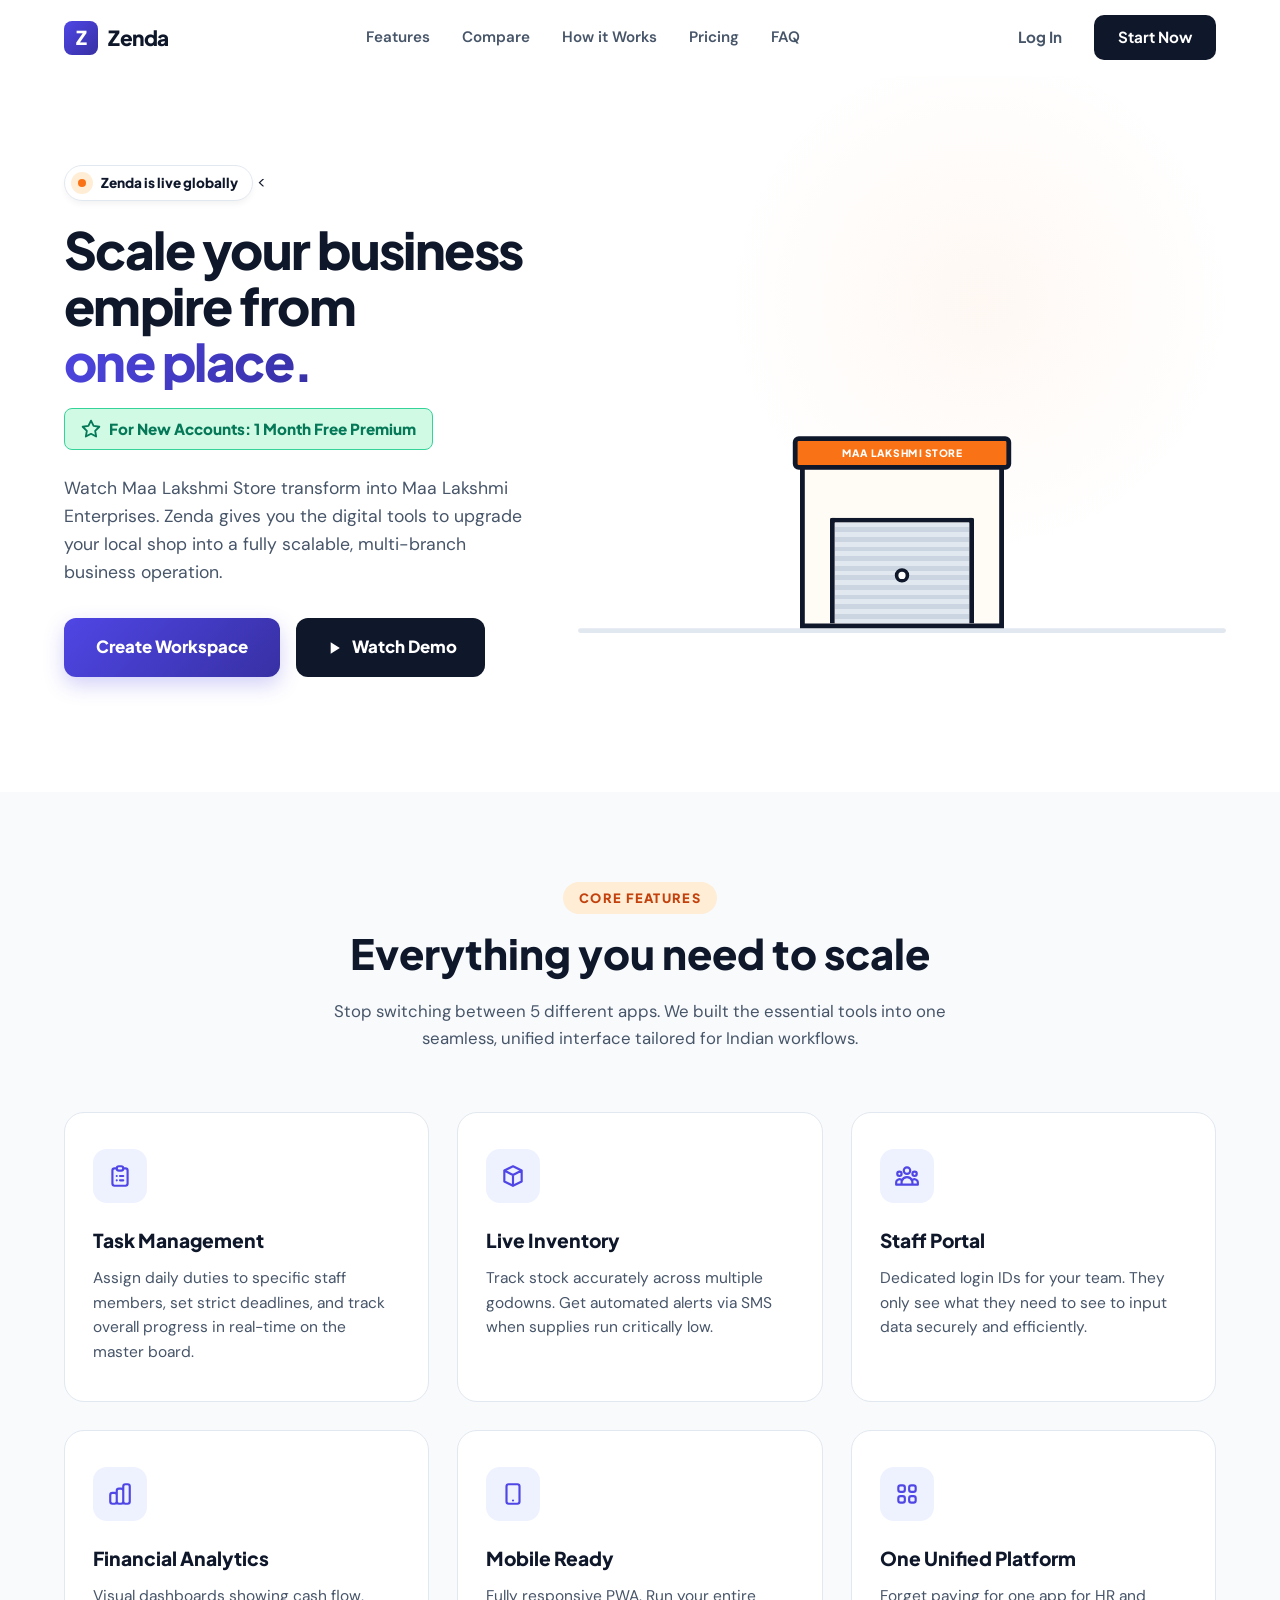
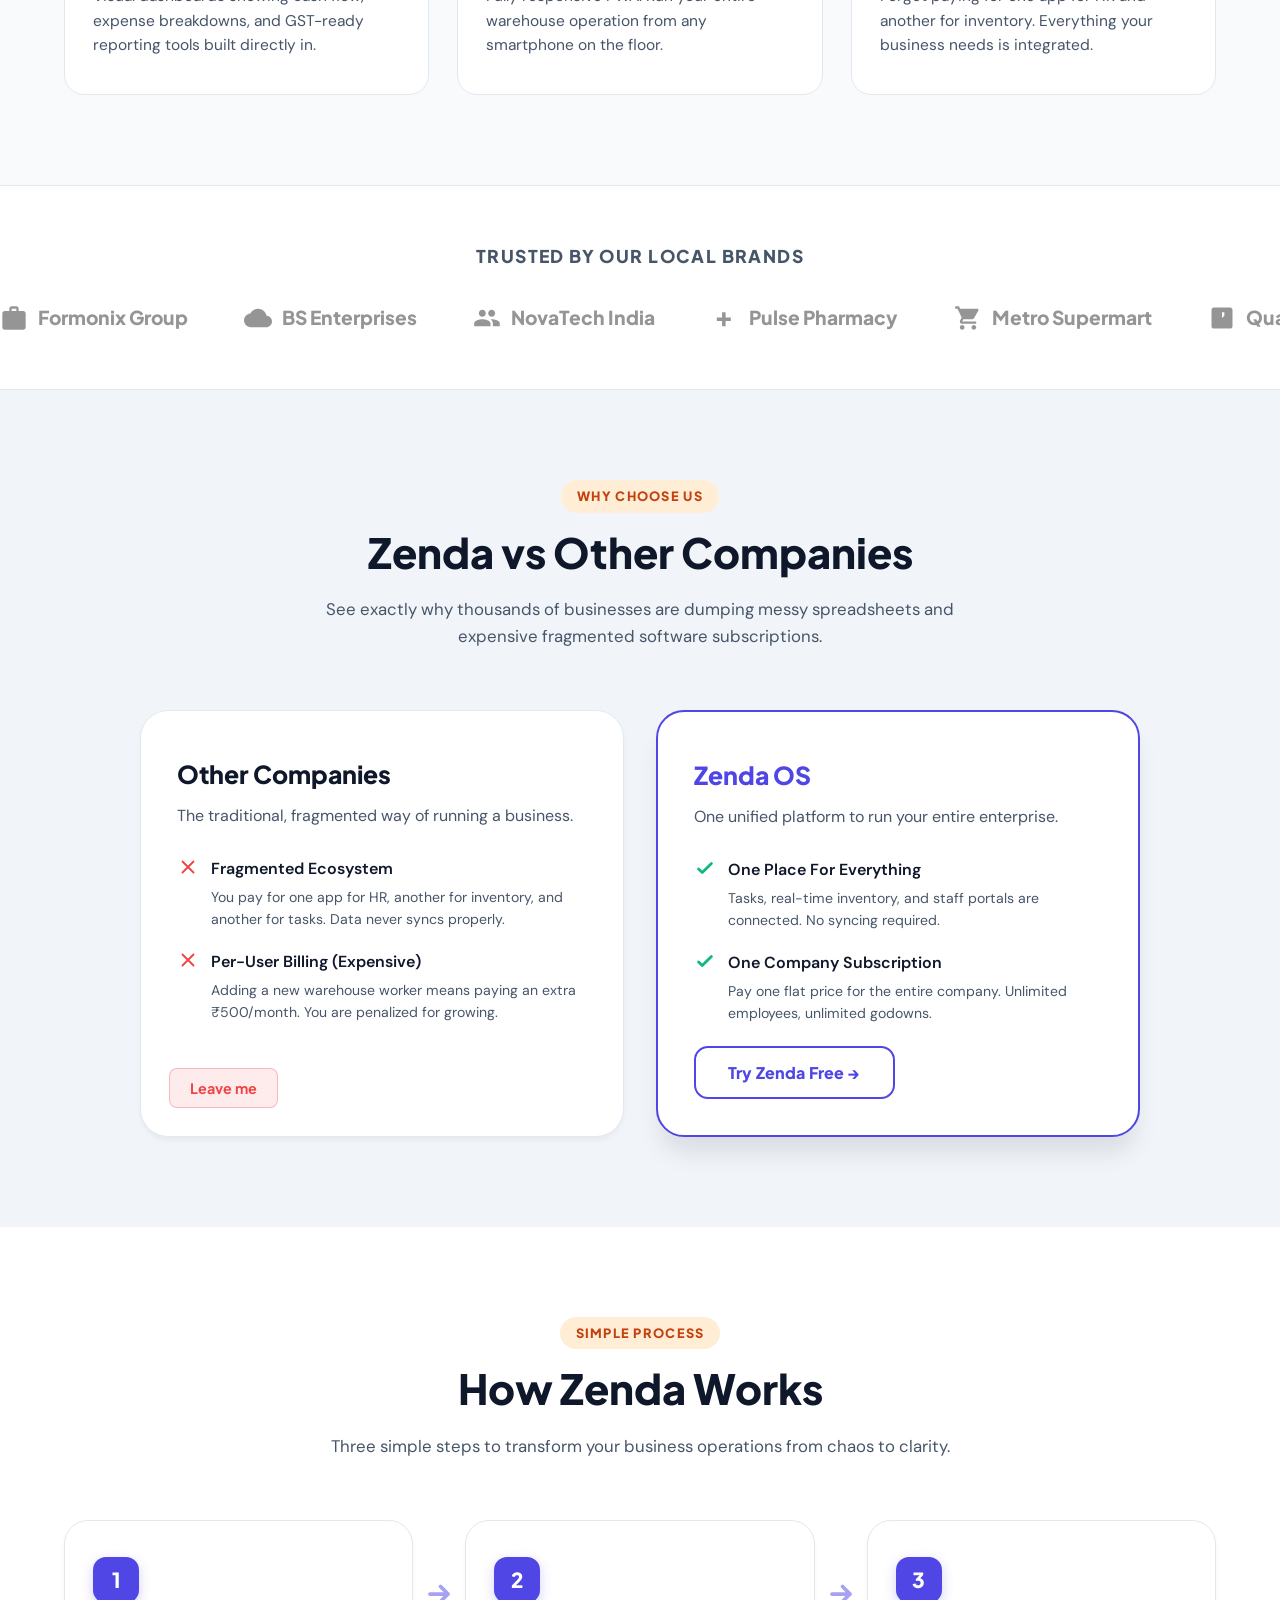
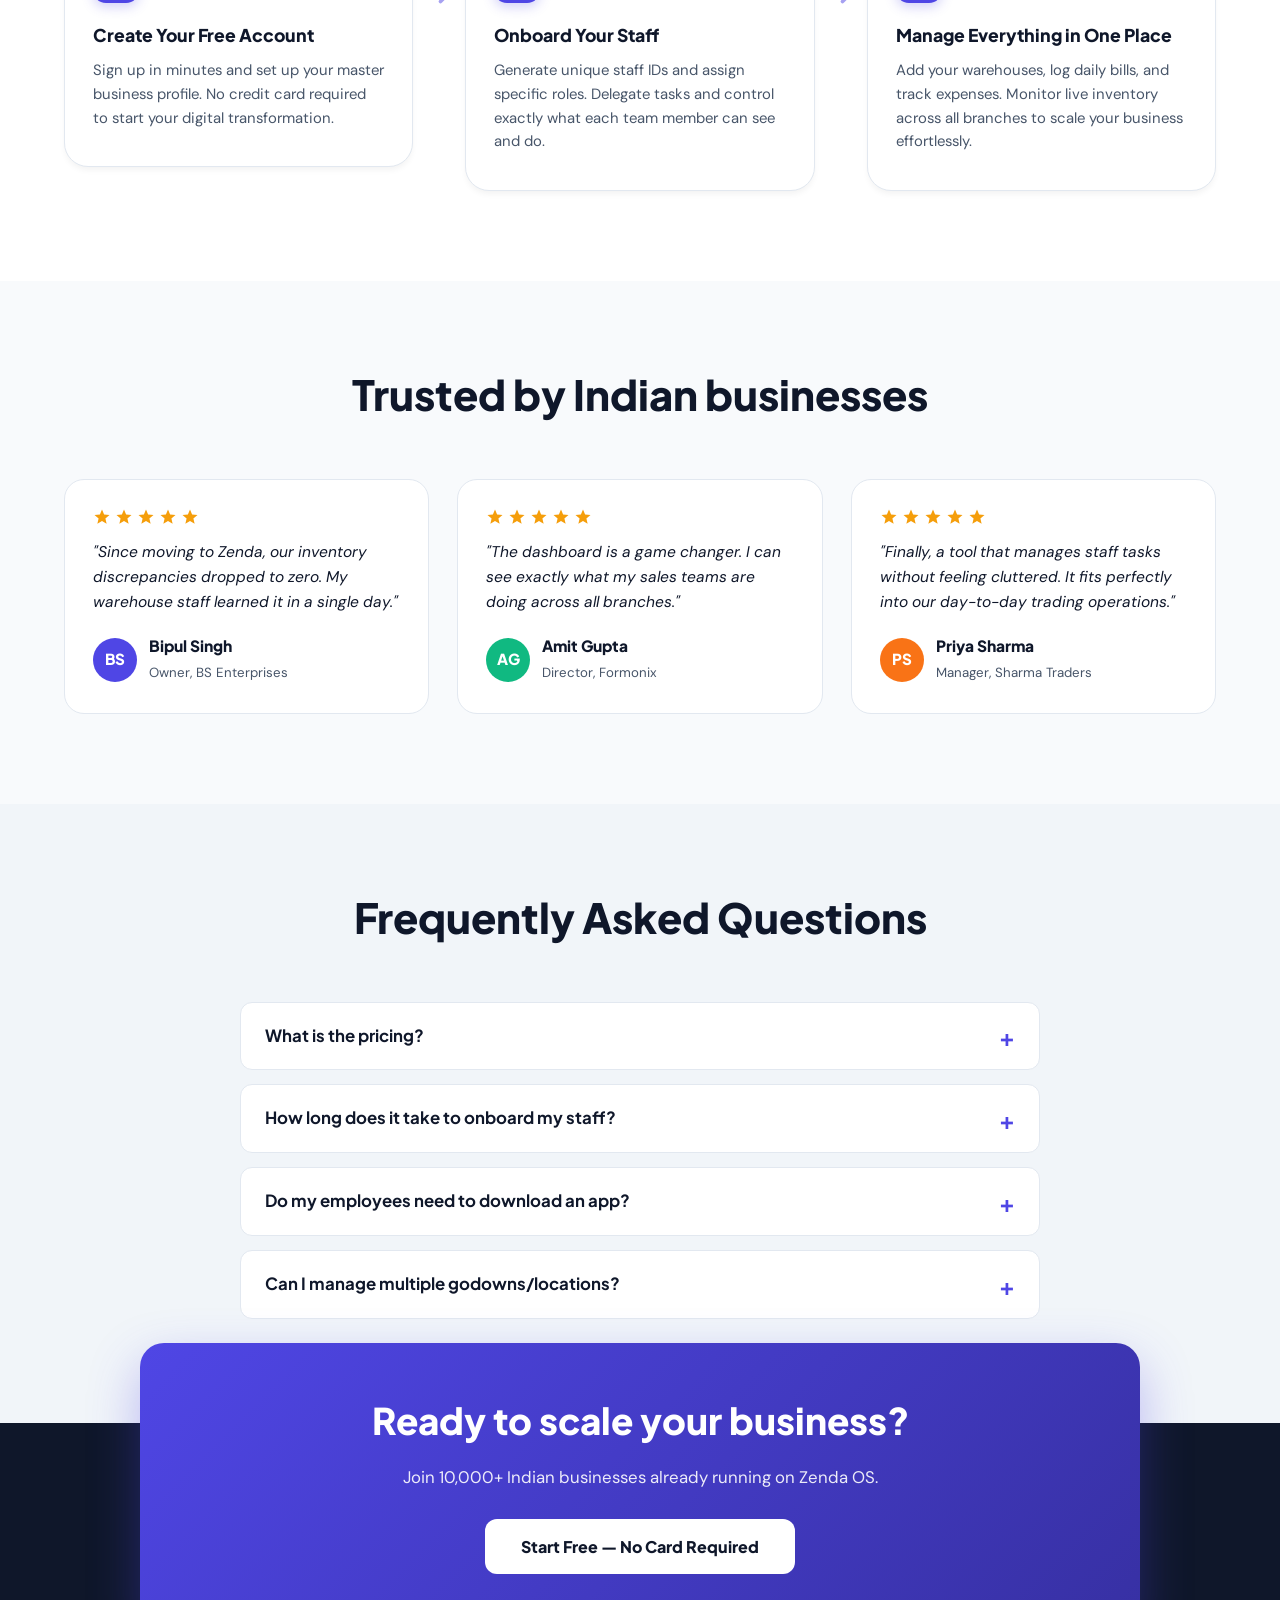
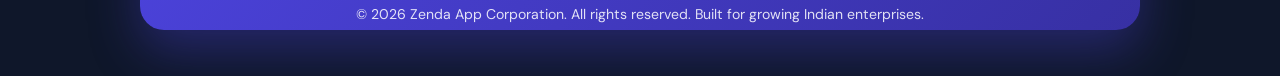
<file: index.html>
<!DOCTYPE html>
<html lang="en">
<head>
    <meta charset="UTF-8">
    <meta name="viewport" content="width=device-width, initial-scale=1.0, maximum-scale=5.0">
    <meta http-equiv="X-UA-Compatible" content="ie=edge">
    <link rel="icon" href="data:image/svg+xml,<svg xmlns='http://www.w3.org/2000/svg' viewBox='0 0 100 100'><rect width='100' height='100' rx='20' fill='%234F46E5'/><text x='50' y='70' font-family='Arial' font-size='70' font-weight='bold' fill='white' text-anchor='middle'>Z</text></svg>">

    <title>Zenda OS | Business Management Software for Indian Shops & Enterprises</title>
    <meta name="description" content="Zenda OS is the all-in-one business management software for Indian shops and enterprises. Manage staff, track live inventory across godowns, assign tasks, and view GST-ready financial reports — all from ₹39/month. Start free.">
    <meta name="robots" content="index, follow">
    <link rel="canonical" href="https://zenda.site.je/">

    <meta property="og:type" content="website">
    <meta property="og:site_name" content="Zenda OS">
    <meta property="og:url" content="https://zenda.site.je/">
    <meta property="og:title" content="Zenda OS | Business Management Software for Indian Shops & Enterprises">
    <meta property="og:description" content="Replace spreadsheets with Zenda OS. Assign tasks, track real-time inventory across godowns, and manage your staff from one unified, scalable workspace.">
    <meta property="og:locale" content="en_IN">

    <meta name="twitter:card" content="summary_large_image">
    <meta name="twitter:title" content="Zenda OS | Business Management Software for Indian Shops & Enterprises">
    <meta name="twitter:description" content="Replace spreadsheets with Zenda OS. Assign tasks, track real-time inventory across godowns, and manage your staff from one unified, scalable workspace.">

    <link rel="preconnect" href="https://fonts.googleapis.com">
    <link rel="preconnect" href="https://fonts.gstatic.com" crossorigin>
    <link href="https://fonts.googleapis.com/css2?family=Plus+Jakarta+Sans:wght@400;500;600;700;800;900&family=DM+Sans:opsz,wght@9..40,400;9..40,500;9..40,600;9..40,700&display=swap" rel="stylesheet">

    <script type="application/ld+json">
    {
      "@context": "https://schema.org",
      "@type": "Organization",
      "name": "Zenda",
      "alternateName": "Zenda OS",
      "url": "https://zenda.site.je/",
      "description": "Zenda OS is an all-in-one business management platform for Indian shops and enterprises — task management, live inventory, staff portals, and financial analytics."
    }
    </script>
    <script type="application/ld+json">
    {
      "@context": "https://schema.org",
      "@type": "SoftwareApplication",
      "name": "Zenda OS",
      "operatingSystem": "Web",
      "applicationCategory": "BusinessApplication",
      "offers": {
        "@type": "Offer",
        "price": "39",
        "priceCurrency": "INR"
      }
    }
    </script>
    <script type="application/ld+json">
    {
      "@context": "https://schema.org",
      "@type": "FAQPage",
      "mainEntity": [
        {
          "@type": "Question",
          "name": "What is the pricing?",
          "acceptedAnswer": { "@type": "Answer", "text": "Our pricing is highly affordable. Just ₹39/month or ₹399/year. No hidden per-user fees — your entire company, one flat price." }
        },
        {
          "@type": "Question",
          "name": "How long does it take to onboard my staff?",
          "acceptedAnswer": { "@type": "Answer", "text": "Setup takes less than 10 minutes. Generate unique staff IDs from your master dashboard and hand them to employees. They start immediately." }
        },
        {
          "@type": "Question",
          "name": "Do my employees need to download an app?",
          "acceptedAnswer": { "@type": "Answer", "text": "No. Zenda works as a Progressive Web App (PWA) in any mobile browser. Your staff visits the URL, enters their ID, and they're in their portal." }
        },
        {
          "@type": "Question",
          "name": "Can I manage multiple godowns/locations?",
          "acceptedAnswer": { "@type": "Answer", "text": "Yes. Add as many locations as you need and track stock movement between different godowns effortlessly using our transfer module." }
        }
      ]
    }
    </script>

    <style>
*,*::before,*::after{box-sizing:border-box;margin:0;padding:0}
:root{
    --bg:#FFFFFF;--bg-alt:#F8FAFC;--bg-alt-2:#F1F5F9;--sf:#FFFFFF;
    --ac:#4F46E5;--ach:#4338CA;--ac-light:#EEF2FF;
    --saffron:#F97316;--saffron-light:#FFEDD5;
    --emerald:#10B981;--emerald-light:#D1FAE5;
    --grad-1:linear-gradient(135deg,#4F46E5,#3730A3);
    --tx1:#0F172A;--tx2:#475569;--tx3:#94A3B8;
    --red:#EF4444;--red-light:#FEF2F2;--amber:#F59E0B;--green:#10B981;
    --bd:#E2E8F0;--bd-light:#F1F5F9;
    --fd:'Plus Jakarta Sans',system-ui,sans-serif;--fb:'DM Sans',system-ui,sans-serif;
    --ts:0.3s cubic-bezier(0.4,0,0.2,1);
    --shadow-sm:0 4px 6px -1px rgba(0,0,0,0.05);
    --shadow-md:0 10px 25px -5px rgba(0,0,0,0.08);
    --shadow-lg:0 20px 25px -5px rgba(0,0,0,0.1);
}
html{font-size:16px;scroll-behavior:smooth;overflow-x:hidden}
body{font-family:var(--fb);background:var(--bg);color:var(--tx1);-webkit-font-smoothing:antialiased;overflow-x:hidden;line-height:1.6}
img,svg{display:block;max-width:100%}
a{text-decoration:none;color:inherit;cursor:pointer}
ul{list-style:none}
button{cursor:pointer;border:none;background:none;font-family:inherit;outline:none}

/* Custom Scrollbar */
::-webkit-scrollbar { width: 8px; }
::-webkit-scrollbar-track { background: var(--bg-alt); }
::-webkit-scrollbar-thumb { background: var(--tx3); border-radius: 4px; }
::-webkit-scrollbar-thumb:hover { background: var(--tx2); }

/* ANIMATIONS */
.scroll-anim{opacity:0;transform:translateY(30px) scale(0.98);transition:opacity 0.8s cubic-bezier(0.16,1,0.3,1),transform 0.8s cubic-bezier(0.16,1,0.3,1)}
.scroll-anim.visible{opacity:1;transform:translateY(0) scale(1)}
.d-1{transition-delay:0.1s}.d-2{transition-delay:0.2s}.d-3{transition-delay:0.3s}.d-4{transition-delay:0.4s}
.btn-magic{position:relative;overflow:hidden;transition:transform 0.15s ease,box-shadow 0.3s ease}
.btn-magic:active{transform:scale(0.95)}
.sprinkle-particle{position:absolute;pointer-events:none;animation:sprinkleAnim 0.8s ease-out forwards;z-index:9999;font-size:20px;display:flex;align-items:center;justify-content:center}
@keyframes sprinkleAnim{0%{transform:translate(-50%,-50%) scale(0.5);opacity:1}100%{transform:translate(var(--tx),var(--ty)) scale(1.5) rotate(var(--rot));opacity:0}}
@keyframes fadeUpLoad{from{opacity:0;transform:translateY(30px)}to{opacity:1;transform:translateY(0)}}
.ripple{position:absolute;border-radius:50%;transform:scale(0);animation:ripple-animation 0.6s linear;background-color:rgba(255,255,255,0.3);pointer-events:none}
@keyframes ripple-animation{to{transform:scale(4);opacity:0}}

/* NAV */
.nav{position:fixed;top:0;left:0;right:0;z-index:1000;padding:0 5%;height:76px;display:flex;align-items:center;justify-content:space-between;background:rgba(255,255,255,0.85);backdrop-filter:blur(20px);-webkit-backdrop-filter:blur(20px);border-bottom:1px solid transparent;transition:all var(--ts)}
.nav.scrolled{border-bottom-color:var(--bd);background:rgba(255,255,255,0.98);box-shadow:var(--shadow-sm)}
.nav-brand{display:flex;align-items:center;gap:10px;font-family:var(--fd);font-size:1.3rem;font-weight:800;letter-spacing:-0.02em;color:var(--tx1)}
.nav-logo{width:34px;height:34px;background:var(--grad-1);border-radius:8px;display:flex;align-items:center;justify-content:center;color:#fff;font-size:1.2rem;font-weight:900;transition:transform var(--ts)}
@media (hover: hover) {
    .nav-brand:hover .nav-logo{transform:rotate(10deg) scale(1.05)}
    .nav-link:hover{color:var(--tx1)}
    .nav-link:hover::after{transform:scaleX(1);transform-origin:left}
    .btn-nav-ghost:hover{color:var(--tx1);background:var(--bg-alt-2)}
    .btn-nav-primary:hover{background:var(--ac);box-shadow:0 4px 12px rgba(79,70,229,0.2)}
}
.nav-links{display:flex;align-items:center;gap:32px}
.nav-link{font-size:0.95rem;font-weight:600;color:var(--tx2);transition:color var(--ts);position:relative;padding:6px 0}
.nav-link::after{content:'';position:absolute;bottom:0;left:0;right:0;height:2px;background:var(--saffron);border-radius:2px;transform:scaleX(0);transition:transform var(--ts);transform-origin:right}
.nav-ctas{display:flex;align-items:center;gap:12px}
.btn-nav-ghost{padding:10px 20px;font-family:var(--fd);font-size:0.95rem;font-weight:700;color:var(--tx2);transition:all var(--ts);border-radius:10px}
.btn-nav-primary{padding:10px 24px;border-radius:10px;font-family:var(--fd);font-size:0.95rem;font-weight:700;color:#fff;background:var(--tx1);transition:all var(--ts)}
@media(max-width:1024px){.nav-links{display:none}}

/* HERO */
.hero{
    min-height: 88vh;
    display:flex;align-items:center;justify-content:space-between;
    padding: 90px 5% 40px; 
    position:relative;background:var(--bg);overflow:hidden;
}
.hero::before{content:'';position:absolute;top:0;right:0;width:600px;height:600px;background:radial-gradient(circle,rgba(249,115,22,0.05) 0%,transparent 60%);z-index:0;pointer-events:none}
.hero-content{flex:1;max-width:560px;z-index:10;opacity:0;animation:fadeUpLoad 1s cubic-bezier(0.16,1,0.3,1) forwards}
.hero-badge{display:inline-flex;align-items:center;gap:8px;background:var(--sf);border:1px solid var(--bd);box-shadow:var(--shadow-sm);border-radius:99px;padding:6px 14px 6px 6px;font-family:var(--fd);font-size:0.85rem;font-weight:800;color:var(--tx1);margin-bottom:20px;transition:transform var(--ts)}
.hero-badge:hover{transform:translateY(-2px)}
.badge-dot{width:22px;height:22px;border-radius:50%;background:var(--saffron-light);display:flex;align-items:center;justify-content:center}
.badge-dot-inner{width:8px;height:8px;border-radius:50%;background:var(--saffron)}
.hero h1{font-family:var(--fd);font-size:clamp(2.4rem,4vw,3.8rem);font-weight:900;letter-spacing:-0.03em;line-height:1.1;margin-bottom:18px;color:var(--tx1)}
.hero h1 span{background:var(--grad-1);-webkit-background-clip:text;-webkit-text-fill-color:transparent;display:inline-block}
.hero-sub{font-size:1.1rem;color:var(--tx2);line-height:1.6;margin-bottom:32px;max-width:90%}
.hero-ctas{display:flex;gap:16px;flex-wrap:wrap;align-items:center}
.btn-hero-primary{padding:16px 32px;border-radius:12px;font-family:var(--fd);font-size:1.05rem;font-weight:800;color:#fff;background:var(--grad-1);box-shadow:0 8px 20px rgba(79,70,229,0.25);transition:all var(--ts)}
.btn-hero-primary:hover{transform:translateY(-2px);box-shadow:0 12px 28px rgba(79,70,229,0.35)}
.btn-hero-demo{display:inline-flex;align-items:center;gap:8px;padding:16px 28px;border-radius:12px;font-family:var(--fd);font-size:1.05rem;font-weight:800;color:#fff;background:var(--tx1);transition:all var(--ts)}
.btn-hero-demo:hover{background:#1E293B}
.btn-hero-demo svg{width:20px;height:20px;fill:currentColor}

/* HERO ANIMATION */
.anim-wrapper{
    flex-grow:1.2;flex-shrink:1;flex-basis:0%;
    height: 560px;
    margin-top: 0; 
    display:flex;align-items:center;justify-content:center;
    position:relative;z-index:5;
    opacity:0;
    animation:fadeUpLoad 1.2s cubic-bezier(0.16,1,0.3,1) 0.4s forwards;
}

.anim-container{
    width:420px;height:520px;
    position:relative;
    display:flex;align-items:flex-end;justify-content:center;
    transform:scale(1.2); /* Reduced slightly per request */
    transform-origin: bottom center;
}

.anim-ground{position:absolute;bottom:40px;left:-60px;right:-60px;height:4px;background:var(--bd);border-radius:2px}

.store-2d{
    position:absolute;bottom:44px;
    width:170px;height:150px;
    background:#FFFBF5;
    border:4px solid var(--tx1);border-radius:10px 10px 0 0;
    display:flex;flex-direction:column;align-items:center;
    z-index:2;transform-origin:bottom center;
    animation:morphStore 11s ease-in-out infinite;
}
.store-sign{
    width:112%;height:28px;
    background:var(--saffron);border:4px solid var(--tx1);border-radius:5px;
    margin-top:-14px;
    display:flex;align-items:center;justify-content:center;
    color:#fff;font-family:var(--fd);font-weight:900;font-size:8.5px;letter-spacing:0.5px;
    text-align:center;padding:0 4px;
}
.store-shutter{
    width:120px;height:88px;margin-top:auto;
    border:4px solid var(--tx1);border-bottom:none;
    background:repeating-linear-gradient(to bottom,#E2E8F0,#E2E8F0 4px,#CBD5E1 4px,#CBD5E1 8px);
    border-radius:2px 2px 0 0;
}
.store-shutter::after{content:'';display:block;width:12px;height:12px;border:3px solid var(--tx1);border-radius:50%;position:relative;top:38px;left:50%;transform:translateX(-50%);background:#fff}

.skyscraper-2d{
    position:absolute;bottom:44px;
    width:230px;height:340px;
    background:linear-gradient(180deg,#EEF2FF 0%,#E0E7FF 100%);
    border:4px solid var(--tx1);border-radius:14px 14px 0 0;
    display:flex;flex-direction:column;padding:22px;
    z-index:1;transform-origin:bottom center;
    opacity:0;transform:scaleY(0);
    animation:morphSkyscraper 11s ease-in-out infinite;
}
.sky-windows{display:grid;grid-template-columns:repeat(4,1fr);grid-template-rows:repeat(5,1fr);gap:10px;flex-grow:1}
.sky-window{background:var(--ac);border:2px solid var(--tx1);border-radius:4px;opacity:0.85}
.sky-window:nth-child(odd){background:#6366F1}
.sky-logo{
    position:absolute;top:-26px;left:50%;transform:translateX(-50%);
    background:var(--tx1);color:#fff;
    padding:5px 12px;border-radius:8px;
    font-family:var(--fd);font-weight:900;font-size:10px;letter-spacing:1px;
    white-space:nowrap;
}

@keyframes morphStore{
    0%, 40% { transform: scale(1); opacity: 1; }
    48% { transform: scale(0) translateY(20px); opacity: 0; }
    90% { transform: scale(0) translateY(20px); opacity: 0; }
    98%, 100% { transform: scale(1); opacity: 1; }
}
@keyframes morphSkyscraper{
    0%, 42% { transform: scaleY(0) scaleX(0.6); opacity: 0; }
    52% { transform: scaleY(1) scaleX(1); opacity: 1; }
    86% { transform: scaleY(1) scaleX(1); opacity: 1; }
    96%, 100% { transform: scaleY(0) scaleX(0.6); opacity: 0; }
}

.float-item{position:absolute;width:22px;height:22px;background:var(--emerald);border:3px solid var(--tx1);border-radius:50%;z-index:3;opacity:0}
.fi-1{animation:floatUp 2s ease-in infinite 1s;left:18%;bottom:56px}
.fi-2{background:var(--saffron);animation:floatUp 2.5s ease-in infinite 2s;right:18%;bottom:76px}
.fi-3{background:var(--ac);border-radius:4px;width:18px;height:18px;animation:floatUp 2.2s ease-in infinite 1.6s;left:48%;bottom:92px}
@keyframes floatUp{0%{transform:translateY(0) scale(0.5);opacity:0}20%{opacity:1}80%{opacity:1}100%{transform:translateY(-140px) scale(1.2);opacity:0}}

/* RESPONSIVE FIX FOR OVERLAP & ANIMATION VISIBILITY */
@media(max-width:960px){
    .hero{
        flex-direction:column;
        padding-top:100px;
        padding-bottom:0px;
        text-align:center;
        min-height:auto;
    }
    .hero-content{
        align-items:center;display:flex;flex-direction:column;
        margin-bottom: 40px; /* Ensures space below the Watch Demo button */
    }
    .hero-sub{text-align:center;font-size:1rem}
    .hero-ctas{justify-content:center}
    .anim-wrapper{
        height: 320px; /* Increased height so elements aren't cut off */
        margin-top: 0;
        width:100%;
        align-items: flex-end; /* Aligns animation to the bottom */
    }
    .anim-container{
        transform: scale(0.85); 
        transform-origin:bottom center;
        height: 340px;
        margin-bottom: 20px; /* Pushes the ground and small shop up into view */
    }
}

/* FEATURES */
.features{padding:90px 5%;background:var(--bg-alt)}
.section-header{text-align:center;max-width:650px;margin:0 auto 60px}
.section-tag{display:inline-block;padding:6px 16px;background:var(--saffron-light);border-radius:99px;font-family:var(--fd);font-weight:800;color:#C2410C;text-transform:uppercase;letter-spacing:0.1em;font-size:0.8rem;margin-bottom:16px}
.section-title{font-family:var(--fd);font-size:clamp(1.9rem,3.5vw,2.6rem);font-weight:900;color:var(--tx1);margin-bottom:20px;line-height:1.15}
.section-desc{font-size:1.05rem;color:var(--tx2);line-height:1.6}
.feat-grid{max-width:1200px;margin:0 auto;display:grid;grid-template-columns:repeat(3,1fr);gap:28px}
.feat-card{background:var(--sf);padding:36px 28px;border-radius:20px;border:1px solid var(--bd);transition:all var(--ts)}
.feat-icon{width:54px;height:54px;border-radius:14px;background:var(--ac-light);display:flex;align-items:center;justify-content:center;margin-bottom:22px;color:var(--ac);transition:all var(--ts)}
.feat-icon svg{width:26px;height:26px}
.feat-title{font-family:var(--fd);font-size:1.2rem;font-weight:800;color:var(--tx1);margin-bottom:10px}
.feat-desc{font-size:0.97rem;color:var(--tx2);line-height:1.6}
@media (hover: hover) {
    .feat-card:hover{transform:translateY(-6px);box-shadow:var(--shadow-md);border-color:var(--ac)}
    .feat-card:hover .feat-icon{background:var(--ac);color:#fff}
}
@media(max-width:1024px){.feat-grid{grid-template-columns:repeat(2,1fr)}}
@media(max-width:600px){.features{padding:60px 5%}.feat-grid{grid-template-columns:1fr}.section-title{font-size:1.7rem}}

/* MARQUEE */
.integrations{padding:56px 0;background:var(--bg);border-top:1px solid var(--bd);border-bottom:1px solid var(--bd);overflow:hidden}
.integ-title{text-align:center;font-size:1.1rem;font-family:var(--fd);font-weight:800;color:var(--tx2);margin-bottom:32px;letter-spacing:0.08em;text-transform:uppercase}
.marquee-container{display:flex;width:max-content;animation:marqueeScroll 40s linear infinite}
@keyframes marqueeScroll{0%{transform:translateX(0)}100%{transform:translateX(-50%)}}
.marquee-track{display:flex;align-items:center;white-space:nowrap;padding-right:60px;gap:56px}
.partner-logo{display:flex;align-items:center;gap:10px;opacity:0.45;filter:grayscale(100%);transition:all var(--ts);font-family:var(--fd);font-weight:800;font-size:1.2rem;color:var(--tx1)}
.partner-logo svg{height:28px;width:28px;color:var(--tx1)}
@media (hover: hover) {
    .partner-logo:hover{opacity:1;filter:grayscale(0%);color:var(--ac)}
    .partner-logo:hover svg{color:var(--ac)}
}

/* COMPARISON */
.comparison{padding:90px 5%;background:var(--bg-alt-2)}
.comp-cards{max-width:1000px;margin:0 auto;display:grid;grid-template-columns:1fr 1fr;gap:32px}
@media(max-width:800px){.comp-cards{grid-template-columns:1fr}.comparison{padding:60px 5%}}
.comp-card{background:var(--sf);border:1px solid var(--bd);border-radius:28px;padding:44px 36px 110px;position:relative;overflow:hidden;box-shadow:var(--shadow-sm);transition:all var(--transition-speed-normal,0.3s)}
.btn-try-this{position:absolute;bottom:36px;left:36px;padding:14px 32px;border-radius:14px;font-family:var(--fd);font-size:1rem;font-weight:800;color:var(--ac);background:transparent;border:2px solid var(--ac);outline:none;transition:all 0.2s ease;z-index:30;cursor:pointer;letter-spacing:0.01em}
.btn-try-this:hover{background:var(--ac);color:#fff;box-shadow:0 8px 20px rgba(79,70,229,0.25);transform:translateY(-2px)}
.other-card{z-index:1;padding-bottom:80px}
.other-card.is-closed{border-color:var(--red);background:var(--red-light)}
.closed-stamp{position:absolute;top:40%;left:50%;transform:translate(-50%,-50%) scale(3) rotate(-10deg);font-family:var(--fd);font-weight:900;font-size:3rem;color:var(--red);border:6px solid var(--red);padding:8px 20px;border-radius:12px;opacity:0;z-index:20;pointer-events:none}
.other-card.is-closed .closed-stamp{animation:stampDown 0.4s cubic-bezier(0.175,0.885,0.32,1.275) forwards}
@keyframes stampDown{0%{transform:translate(-50%,-50%) scale(2) rotate(0deg);opacity:0}100%{transform:translate(-50%,-50%) scale(1) rotate(-10deg);opacity:1}}
.other-card.is-closed .comp-card-subtitle,.other-card.is-closed .comp-list{opacity:0.3}
.btn-leave-me{position:absolute;bottom:28px;left:28px;padding:10px 20px;border-radius:8px;font-family:var(--fd);font-size:0.9rem;font-weight:700;color:var(--red);background:rgba(239,68,68,0.1);border:1px solid rgba(239,68,68,0.3);transition:all var(--ts);cursor:pointer}
.btn-leave-me:hover{background:rgba(239,68,68,0.2)}
.comp-card.highlight{border:2px solid var(--ac);box-shadow:var(--shadow-lg);z-index:2}
.comp-card-title{font-family:var(--fd);font-size:1.55rem;font-weight:800;color:var(--tx1);margin-bottom:8px}
.highlight .comp-card-title{color:var(--ac)}
.closed-text{color:var(--red)}
.comp-card-subtitle{font-size:1rem;color:var(--tx2);margin-bottom:28px}
.comp-list{display:flex;flex-direction:column;gap:18px}
.comp-list-item{display:flex;align-items:flex-start;gap:12px;font-size:1rem;color:var(--tx1);font-weight:600}
.comp-list-item span.desc{display:block;font-size:0.88rem;color:var(--tx2);font-weight:400;margin-top:4px}
.icon-cross{color:var(--red);width:22px;height:22px;flex-shrink:0}
.icon-check{color:var(--green);width:22px;height:22px;flex-shrink:0}
@media(max-width:600px){.comp-card{padding:28px 22px 96px}.other-card{padding-bottom:76px}}

/* WORKFLOW */
.workflow{padding:90px 5%;background:var(--bg)}
.workflow-steps-grid{max-width:1200px;margin:0 auto;display:grid;grid-template-columns:1fr auto 1fr auto 1fr;gap:0;align-items:start}
.plan-step{background:var(--sf);border:1px solid var(--bd);border-radius:24px;padding:36px 28px;box-shadow:var(--shadow-sm);transition:all var(--ts)}
.plan-step:hover{transform:translateY(-6px);box-shadow:var(--shadow-md);border-color:var(--ac)}
.plan-number{width:46px;height:46px;border-radius:13px;background:var(--ac);color:#fff;font-family:var(--fd);font-size:1.3rem;font-weight:900;display:flex;align-items:center;justify-content:center;margin-bottom:18px;box-shadow:0 4px 12px rgba(79,70,229,0.25)}
.plan-title{font-family:var(--fd);font-size:1.1rem;font-weight:800;margin-bottom:10px;color:var(--tx1)}
.plan-desc{color:var(--tx2);line-height:1.6;font-size:0.93rem}
.step-connector{display:flex;align-items:center;justify-content:center;padding:0 8px;margin-top:56px}
.step-connector svg{width:36px;height:36px;color:var(--ac);opacity:0.5}
@media(max-width:900px){
    .workflow{padding:60px 5%}
    .workflow-steps-grid{grid-template-columns:1fr;gap:0}
    .step-connector{transform:rotate(90deg);margin:6px auto;padding:4px 0}
}

/* TESTIMONIALS */
.testimonials{padding:90px 5%;background:var(--bg-alt)}
.test-grid{max-width:1200px;margin:0 auto;display:grid;grid-template-columns:repeat(3,1fr);gap:28px}
.test-card{padding:28px;background:var(--bg);border-radius:20px;border:1px solid var(--bd);display:flex;flex-direction:column}
.stars-container{display:flex;gap:4px;margin-bottom:14px;color:var(--amber)}
.star-icon{width:18px;height:18px;fill:currentColor}
.test-quote{font-size:0.97rem;color:var(--tx1);font-style:italic;margin-bottom:20px;line-height:1.6;flex-grow:1}
.test-author{display:flex;align-items:center;gap:12px}
.author-avatar{width:44px;height:44px;border-radius:50%;display:flex;align-items:center;justify-content:center;font-family:var(--fd);font-weight:800;color:#fff;font-size:0.95rem}
.author-info h4{font-family:var(--fd);font-size:0.97rem;color:var(--tx1);font-weight:800}
.author-info span{font-size:0.83rem;color:var(--tx2)}
@media(max-width:1024px){.test-grid{grid-template-columns:repeat(2,1fr)}}
@media(max-width:768px){.testimonials{padding:60px 5%}.test-grid{grid-template-columns:1fr}}

/* FAQ */
.faq{padding:90px 5%;background:var(--bg-alt-2)}
.faq-container{max-width:800px;margin:0 auto}
details{background:var(--sf);border:1px solid var(--bd);border-radius:12px;margin-bottom:14px}
summary{padding:20px 24px;font-family:var(--fd);font-size:1.05rem;font-weight:700;color:var(--tx1);cursor:pointer;list-style:none;display:flex;justify-content:space-between;align-items:center}
summary::-webkit-details-marker{display:none}
summary::after{content:'+';font-size:1.5rem;color:var(--ac);transition:transform 0.3s;line-height:1}
details[open] summary::after{transform:rotate(45deg);color:var(--tx1)}
.faq-content{padding:0 24px 22px;color:var(--tx2);font-size:0.97rem;line-height:1.6;border-top:1px solid var(--bd);padding-top:16px;margin-top:2px}
@media(max-width:600px){
    /* Added 140px bottom padding so the blue box doesn't overlap the text */
    .faq{padding:60px 5% 140px} 
    summary{font-size:0.97rem;padding:16px}
}
.footer-wrap{
    background:#0F172A;
    position:relative;
    padding-top: 180px;
    margin-top: 0;
}
.cta-banner{
    max-width:1000px;width:90%;
    margin:0 auto;
    position:absolute;
    top:-80px;
    left:0;right:0;
    background:var(--grad-1);
    border-radius:24px;
    padding:48px 6%;
    text-align:center;
    color:#fff;
    box-shadow:0 20px 50px rgba(79,70,229,0.35);
}
.cta-banner h2{font-family:var(--fd);font-size:clamp(1.7rem,3vw,2.3rem);font-weight:900;margin-bottom:14px}
.cta-banner p{font-size:1.05rem;opacity:0.9;margin-bottom:28px}
.btn-cta{display:inline-block;background:#fff;color:var(--tx1);padding:15px 36px;font-size:1rem;font-family:var(--fd);font-weight:800;border-radius:12px;transition:all var(--ts)}
.btn-cta:hover{transform:translateY(-2px);box-shadow:0 8px 24px rgba(0,0,0,0.15)}
.footer{padding:0 5% 30px}
.footer-grid{
    max-width:1200px;margin:0 auto;
    display:grid;grid-template-columns:2fr 1fr 1fr 1fr;gap:40px;
    border-bottom:1px solid rgba(255,255,255,0.1);
    padding-bottom:40px;margin-bottom:28px;
}
.footer-brand h3{color:#fff;font-family:var(--fd);font-size:1.35rem;font-weight:800;margin-bottom:16px;display:flex;align-items:center;gap:10px}
.footer-logo-box{width:32px;height:32px;background:var(--grad-1);border-radius:8px;display:flex;align-items:center;justify-content:center;font-size:16px;color:#fff;font-weight:900;font-family:var(--fd)}
.footer-brand p{font-size:0.93rem;line-height:1.6;max-width:300px;margin-bottom:24px;color:rgba(255,255,255,0.55)}
.social-links{display:flex;gap:12px}
.social-links a{width:40px;height:40px;border-radius:10px;background:rgba(255,255,255,0.07);border:1px solid rgba(255,255,255,0.1);display:flex;align-items:center;justify-content:center;color:rgba(255,255,255,0.65);transition:all var(--ts)}
.social-links a:hover{background:var(--ac);border-color:var(--ac);color:#fff}
.social-links svg{width:20px;height:20px;fill:currentColor}
.footer-links h4{color:#fff;font-family:var(--fd);font-size:1rem;font-weight:800;margin-bottom:18px}
.footer-links ul li{margin-bottom:12px}
.footer-links a{font-size:0.93rem;color:rgba(255,255,255,0.5);transition:color var(--ts)}
.footer-links a:hover{color:#fff}
.footer-bottom{text-align:center;font-size:0.88rem;color:rgba(255,255,255,0.85);padding-bottom:20px}

@media(max-width:1024px){.footer-grid{grid-template-columns:1fr 1fr;gap:36px}.footer-brand{grid-column:1/-1}}
@media(max-width:600px){
    .footer-wrap{padding-top:140px} /* Reduced padding since banner is smaller */
    .cta-banner{top:-90px;padding:28px 20px;border-radius:18px} /* Pushed up slightly */
    .cta-banner h2{font-size:1.35rem}
    .cta-banner p{font-size:0.9rem;margin-bottom:16px}
    .btn-cta{width:100%;display:block;padding:12px;text-align:center;font-size:0.95rem}
    
    /* Shrinking the footer elements */
    .footer{padding: 10px 5% 20px} 
    .footer-grid{grid-template-columns:1fr;gap:20px;padding-bottom:24px;margin-bottom:16px}
    .footer-brand p{font-size:0.85rem;margin-bottom:16px}
    .footer-links h4{margin-bottom:12px;font-size:0.95rem}
    .footer-links ul li{margin-bottom:8px}
    .footer-links a{font-size:0.85rem}
    .footer-bottom{font-size:0.8rem;padding-bottom:10px}
}
    </style>
</head>
<body>

<nav class="nav" id="nav">
    <a href="index.html" class="nav-brand">
        <div class="nav-logo">Z</div>
        Zenda
    </a>
    <div class="nav-links">
        <a href="#features" class="nav-link">Features</a>
        <a href="#comparison" class="nav-link">Compare</a>
        <a href="#workflow" class="nav-link">How it Works</a>
        <a href="subscription.html" class="nav-link">Pricing</a>
        <a href="#faq" class="nav-link">FAQ</a>
    </div>
    <div class="nav-ctas">
        <a href="login.html" class="btn-nav-ghost btn-magic">Log In</a>
        <a href="signup.html" class="btn-nav-primary btn-magic">Start Now</a>
    </div>
</nav>

<main>
    <header class="hero">
        <div class="hero-content">
            <div class="hero-badge">
                <div class="badge-dot"><div class="badge-dot-inner"></div></div>
                <span>Zenda is live globally</span>
            </div>
            <<h1>Scale your business empire from <span>one place.</span></h1>
            
            <div style="display: inline-flex; align-items: center; gap: 8px; margin-bottom: 24px; padding: 8px 16px; background-color: var(--emerald-light); color: #047857; border: 1px solid #34D399; border-radius: 8px; font-family: var(--fd); font-weight: 800; font-size: 0.95rem;">
                <svg xmlns="http://www.w3.org/2000/svg" width="20" height="20" viewBox="0 0 24 24" fill="none" stroke="currentColor" stroke-width="2.2" stroke-linecap="round" stroke-linejoin="round">
                    <polygon points="12 2 15.09 8.26 22 9.27 17 14.14 18.18 21.02 12 17.77 5.82 21.02 7 14.14 2 9.27 8.91 8.26 12 2"></polygon>
                </svg>
                <span>For New Accounts: 1 Month Free Premium</span>
            </div>

            <p class="hero-sub">Watch Maa Lakshmi Store transform into Maa Lakshmi Enterprises. Zenda gives you the digital tools to upgrade your local shop into a fully scalable, multi-branch business operation.</p>
            <div class="hero-ctas">
                <a href="signup.html" class="btn-hero-primary btn-magic tap-btn">Create Workspace</a>
                <a href="https://www.youtube.com/watch?v=Wzp8F9NJv3Y" target="_blank" rel="noopener noreferrer" class="btn-hero-demo btn-magic tap-btn" aria-label="Watch Demo Video">
    <svg aria-hidden="true" viewBox="0 0 24 24"><path d="M8 5v14l11-7z"/></svg>
    Watch Demo
</a>
            </div>
        </div>

        <div class="anim-wrapper">
            <div class="anim-container">
                <div class="anim-ground"></div>

                <div class="store-2d">
                    <div class="store-sign">MAA LAKSHMI STORE</div>
                    <div class="store-shutter"></div>
                </div>

                <div class="skyscraper-2d">
                    <div class="sky-logo">MAA LAKSHMI ENT.</div>
                    <div class="sky-windows">
                        <div class="sky-window"></div><div class="sky-window"></div><div class="sky-window"></div><div class="sky-window"></div>
                        <div class="sky-window"></div><div class="sky-window"></div><div class="sky-window"></div><div class="sky-window"></div>
                        <div class="sky-window"></div><div class="sky-window"></div><div class="sky-window"></div><div class="sky-window"></div>
                        <div class="sky-window"></div><div class="sky-window"></div><div class="sky-window"></div><div class="sky-window"></div>
                        <div class="sky-window"></div><div class="sky-window"></div><div class="sky-window"></div><div class="sky-window"></div>
                    </div>
                </div>

                <div class="float-item fi-1"></div>
                <div class="float-item fi-2"></div>
                <div class="float-item fi-3"></div>
            </div>
        </div>
    </header>

    <section class="features" id="features">
        <div class="section-header scroll-anim">
            <span class="section-tag">Core Features</span>
            <h2 class="section-title">Everything you need to scale</h2>
            <p class="section-desc">Stop switching between 5 different apps. We built the essential tools into one seamless, unified interface tailored for Indian workflows.</p>
        </div>
        <div class="feat-grid">
            <div class="feat-card scroll-anim d-1">
                <div class="feat-icon"><svg aria-hidden="true" fill="none" stroke="currentColor" viewBox="0 0 24 24" stroke-width="2"><path stroke-linecap="round" stroke-linejoin="round" d="M9 5H7a2 2 0 00-2 2v12a2 2 0 002 2h10a2 2 0 002-2V7a2 2 0 00-2-2h-2M9 5a2 2 0 002 2h2a2 2 0 002-2M9 5a2 2 0 012-2h2a2 2 0 012 2m-3 7h3m-3 4h3m-6-4h.01M9 16h.01"></path></svg></div>
                <h3 class="feat-title">Task Management</h3>
                <p class="feat-desc">Assign daily duties to specific staff members, set strict deadlines, and track overall progress in real-time on the master board.</p>
            </div>
            <div class="feat-card scroll-anim d-2">
                <div class="feat-icon"><svg aria-hidden="true" fill="none" stroke="currentColor" viewBox="0 0 24 24" stroke-width="2"><path stroke-linecap="round" stroke-linejoin="round" d="M20 7l-8-4-8 4m16 0l-8 4m8-4v10l-8 4m0-10L4 7m8 4v10M4 7v10l8 4"></path></svg></div>
                <h3 class="feat-title">Live Inventory</h3>
                <p class="feat-desc">Track stock accurately across multiple godowns. Get automated alerts via SMS when supplies run critically low.</p>
            </div>
            <div class="feat-card scroll-anim d-3">
                <div class="feat-icon"><svg aria-hidden="true" fill="none" stroke="currentColor" viewBox="0 0 24 24" stroke-width="2"><path stroke-linecap="round" stroke-linejoin="round" d="M17 20h5v-2a3 3 0 00-5.356-1.857M17 20H7m10 0v-2c0-.656-.126-1.283-.356-1.857M7 20H2v-2a3 3 0 015.356-1.857M7 20v-2c0-.656.126-1.283.356-1.857m0 0a5.002 5.002 0 019.288 0M15 7a3 3 0 11-6 0 3 3 0 016 0zm6 3a2 2 0 11-4 0 2 2 0 014 0zM7 10a2 2 0 11-4 0 2 2 0 014 0z"></path></svg></div>
                <h3 class="feat-title">Staff Portal</h3>
                <p class="feat-desc">Dedicated login IDs for your team. They only see what they need to see to input data securely and efficiently.</p>
            </div>
            <div class="feat-card scroll-anim d-4">
                <div class="feat-icon"><svg aria-hidden="true" fill="none" stroke="currentColor" viewBox="0 0 24 24" stroke-width="2"><path stroke-linecap="round" stroke-linejoin="round" d="M9 19v-6a2 2 0 00-2-2H5a2 2 0 00-2 2v6a2 2 0 002 2h2a2 2 0 002-2zm0 0V9a2 2 0 012-2h2a2 2 0 012 2v10m-6 0a2 2 0 002 2h2a2 2 0 002-2m0 0V5a2 2 0 012-2h2a2 2 0 012 2v14a2 2 0 01-2 2h-2a2 2 0 01-2-2z"></path></svg></div>
                <h3 class="feat-title">Financial Analytics</h3>
                <p class="feat-desc">Visual dashboards showing cash flow, expense breakdowns, and GST-ready reporting tools built directly in.</p>
            </div>
            <div class="feat-card scroll-anim d-5">
                <div class="feat-icon"><svg aria-hidden="true" fill="none" stroke="currentColor" viewBox="0 0 24 24" stroke-width="2"><path stroke-linecap="round" stroke-linejoin="round" d="M12 18h.01M8 21h8a2 2 0 002-2V5a2 2 0 00-2-2H8a2 2 0 00-2 2v14a2 2 0 002 2z"></path></svg></div>
                <h3 class="feat-title">Mobile Ready</h3>
                <p class="feat-desc">Fully responsive PWA. Run your entire warehouse operation from any smartphone on the floor.</p>
            </div>
            <div class="feat-card scroll-anim d-6">
                <div class="feat-icon"><svg aria-hidden="true" fill="none" stroke="currentColor" viewBox="0 0 24 24" stroke-width="2"><path stroke-linecap="round" stroke-linejoin="round" d="M4 6a2 2 0 012-2h2a2 2 0 012 2v2a2 2 0 01-2 2H6a2 2 0 01-2-2V6zM14 6a2 2 0 012-2h2a2 2 0 012 2v2a2 2 0 01-2 2h-2a2 2 0 01-2-2V6zM4 16a2 2 0 012-2h2a2 2 0 012 2v2a2 2 0 01-2 2H6a2 2 0 01-2-2v-2zM14 16a2 2 0 012-2h2a2 2 0 012 2v2a2 2 0 01-2 2h-2a2 2 0 01-2-2v-2z"></path></svg></div>
                <h3 class="feat-title">One Unified Platform</h3>
                <p class="feat-desc">Forget paying for one app for HR and another for inventory. Everything your business needs is integrated.</p>
            </div>
        </div>
    </section>

    <section class="integrations scroll-anim">
        <h2 class="integ-title">Trusted by Our Local Brands</h2>
        <div class="marquee-container">
            <div class="marquee-track" aria-hidden="true">
                <div class="partner-logo"><svg viewBox="0 0 24 24" fill="currentColor"><path d="M20 6h-4V4c0-1.1-.9-2-2-2h-4c-1.1 0-2 .9-2 2v2H4c-1.1 0-2 .9-2 2v12c0 1.1.9 2 2 2h16c1.1 0 2-.9 2-2V8c0-1.1-.9-2-2-2zm-6 0h-4V4h4v2z"/></svg> Formonix Group</div>
                <div class="partner-logo"><svg viewBox="0 0 24 24" fill="currentColor"><path d="M19.35 10.04C18.67 6.59 15.64 4 12 4 9.11 4 6.6 5.64 5.35 8.04 2.34 8.36 0 10.91 0 14c0 3.31 2.69 6 6 6h13c2.76 0 5-2.24 5-5 0-2.64-2.05-4.78-4.65-4.96z"/></svg> BS Enterprises</div>
                <div class="partner-logo"><svg viewBox="0 0 24 24" fill="currentColor"><path d="M16 11c1.66 0 2.99-1.34 2.99-3S17.66 5 16 5c-1.66 0-3 1.34-3 3s1.34 3 3 3zm-8 0c1.66 0 2.99-1.34 2.99-3S9.66 5 8 5C6.34 5 5 6.34 5 8s1.34 3 3 3zm0 2c-2.33 0-7 1.17-7 3.5V19h14v-2.5c0-2.33-4.67-3.5-7-3.5zm8 0c-.29 0-.62.02-.97.05 1.16.84 1.97 1.97 1.97 3.45V19h6v-2.5c0-2.33-4.67-3.5-7-3.5z"/></svg> NovaTech India</div>
                <div class="partner-logo"><svg viewBox="0 0 24 24" fill="currentColor"><path d="M12.5 7v4.5H17v3h-4.5V19h-3v-4.5H5v-3h4.5V7h3z"/></svg> Pulse Pharmacy</div>
                <div class="partner-logo"><svg viewBox="0 0 24 24" fill="currentColor"><path d="M7 18c-1.1 0-1.99.9-1.99 2S5.9 22 7 22s2-.9 2-2-.9-2-2-2zM1 2v2h2l3.6 7.59-1.35 2.45c-.16.28-.25.61-.25.96 0 1.1.9 2 2 2h12v-2H7.42c-.14 0-.25-.11-.25-.25l.03-.12.9-1.63h7.45c.75 0 1.41-.41 1.75-1.03l3.58-6.49c.08-.14.12-.31.12-.48 0-.55-.45-1-1-1H5.21l-.94-2H1zm16 16c-1.1 0-1.99.9-1.99 2s.89 2 1.99 2 2-.9 2-2-.9-2-2-2z"/></svg> Metro Supermart</div>
                <div class="partner-logo"><svg viewBox="0 0 24 24" fill="currentColor"><path d="M19 3H5c-1.1 0-2 .9-2 2v14c0 1.1.9 2 2 2h14c1.1 0 2-.9 2-2V5c0-1.1-.9-2-2-2zm-7 9h-2V7h-2v5H6v2h2v5h2v-5h2v2h2v-2h2v-2h-2v-2zm0 0V7h2v5h-2z"/></svg> Quantum Systems</div>
            </div>
            <div class="marquee-track" aria-hidden="true">
                <div class="partner-logo"><svg viewBox="0 0 24 24" fill="currentColor"><path d="M20 6h-4V4c0-1.1-.9-2-2-2h-4c-1.1 0-2 .9-2 2v2H4c-1.1 0-2 .9-2 2v12c0 1.1.9 2 2 2h16c1.1 0 2-.9 2-2V8c0-1.1-.9-2-2-2zm-6 0h-4V4h4v2z"/></svg> Formonix Group</div>
                <div class="partner-logo"><svg viewBox="0 0 24 24" fill="currentColor"><path d="M19.35 10.04C18.67 6.59 15.64 4 12 4 9.11 4 6.6 5.64 5.35 8.04 2.34 8.36 0 10.91 0 14c0 3.31 2.69 6 6 6h13c2.76 0 5-2.24 5-5 0-2.64-2.05-4.78-4.65-4.96z"/></svg> BS Enterprises</div>
                <div class="partner-logo"><svg viewBox="0 0 24 24" fill="currentColor"><path d="M16 11c1.66 0 2.99-1.34 2.99-3S17.66 5 16 5c-1.66 0-3 1.34-3 3s1.34 3 3 3zm-8 0c1.66 0 2.99-1.34 2.99-3S9.66 5 8 5C6.34 5 5 6.34 5 8s1.34 3 3 3zm0 2c-2.33 0-7 1.17-7 3.5V19h14v-2.5c0-2.33-4.67-3.5-7-3.5zm8 0c-.29 0-.62.02-.97.05 1.16.84 1.97 1.97 1.97 3.45V19h6v-2.5c0-2.33-4.67-3.5-7-3.5z"/></svg> NovaTech India</div>
                <div class="partner-logo"><svg viewBox="0 0 24 24" fill="currentColor"><path d="M12.5 7v4.5H17v3h-4.5V19h-3v-4.5H5v-3h4.5V7h3z"/></svg> Pulse Pharmacy</div>
                <div class="partner-logo"><svg viewBox="0 0 24 24" fill="currentColor"><path d="M7 18c-1.1 0-1.99.9-1.99 2S5.9 22 7 22s2-.9 2-2-.9-2-2-2zM1 2v2h2l3.6 7.59-1.35 2.45c-.16.28-.25.61-.25.96 0 1.1.9 2 2 2h12v-2H7.42c-.14 0-.25-.11-.25-.25l.03-.12.9-1.63h7.45c.75 0 1.41-.41 1.75-1.03l3.58-6.49c.08-.14.12-.31.12-.48 0-.55-.45-1-1-1H5.21l-.94-2H1zm16 16c-1.1 0-1.99.9-1.99 2s.89 2 1.99 2 2-.9 2-2-.9-2-2-2z"/></svg> Metro Supermart</div>
                <div class="partner-logo"><svg viewBox="0 0 24 24" fill="currentColor"><path d="M19 3H5c-1.1 0-2 .9-2 2v14c0 1.1.9 2 2 2h14c1.1 0 2-.9 2-2V5c0-1.1-.9-2-2-2zm-7 9h-2V7h-2v5H6v2h2v5h2v-5h2v2h2v-2h2v-2h-2v-2zm0 0V7h2v5h-2z"/></svg> Quantum Systems</div>
            </div>
        </div>
    </section>

    <section class="comparison" id="comparison">
        <div class="section-header scroll-anim">
            <span class="section-tag">Why choose us</span>
            <h2 class="section-title">Zenda vs Other Companies</h2>
            <p class="section-desc">See exactly why thousands of businesses are dumping messy spreadsheets and expensive fragmented software subscriptions.</p>
        </div>
        <div class="comp-cards scroll-anim d-1">
            <div class="comp-card other-card" id="otherCompanyCard">
                <div class="closed-stamp" id="closedStamp" aria-hidden="true">CLOSED</div>
                <h3 class="comp-card-title" id="otherCardTitle">Other Companies</h3>
                <p class="comp-card-subtitle">The traditional, fragmented way of running a business.</p>
                <div class="comp-list">
                    <div class="comp-list-item">
                        <svg class="icon-cross" viewBox="0 0 24 24" fill="none" stroke="currentColor" stroke-width="2" aria-hidden="true"><path stroke-linecap="round" stroke-linejoin="round" d="M6 18L18 6M6 6l12 12"/></svg>
                        <div>Fragmented Ecosystem<span class="desc">You pay for one app for HR, another for inventory, and another for tasks. Data never syncs properly.</span></div>
                    </div>
                    <div class="comp-list-item">
                        <svg class="icon-cross" viewBox="0 0 24 24" fill="none" stroke="currentColor" stroke-width="2" aria-hidden="true"><path stroke-linecap="round" stroke-linejoin="round" d="M6 18L18 6M6 6l12 12"/></svg>
                        <div>Per-User Billing (Expensive)<span class="desc">Adding a new warehouse worker means paying an extra ₹500/month. You are penalized for growing.</span></div>
                    </div>
                </div>
                <button type="button" class="btn-leave-me" id="btnLeaveMe">Leave me</button>
            </div>
           <div class="comp-card highlight">
                <h3 class="comp-card-title">Zenda OS</h3>
                <p class="comp-card-subtitle">One unified platform to run your entire enterprise.</p>
                <div class="comp-list">
                    <div class="comp-list-item">
                        <svg class="icon-check" viewBox="0 0 24 24" fill="none" stroke="currentColor" stroke-width="3" aria-hidden="true"><path stroke-linecap="round" stroke-linejoin="round" d="M5 13l4 4L19 7"/></svg>
                        <div>One Place For Everything<span class="desc">Tasks, real-time inventory, and staff portals are connected. No syncing required.</span></div>
                    </div>
                    <div class="comp-list-item">
                        <svg class="icon-check" viewBox="0 0 24 24" fill="none" stroke="currentColor" stroke-width="3" aria-hidden="true"><path stroke-linecap="round" stroke-linejoin="round" d="M5 13l4 4L19 7"/></svg>
                        <div>One Company Subscription<span class="desc">Pay one flat price for the entire company. Unlimited employees, unlimited godowns.</span></div>
                    </div>
                </div>
                <button type="button" class="btn-try-this tap-btn" onclick="window.location.href='signup.html'">Try Zenda Free →</button>
            </div>
        </div>
    </section>

    <section class="workflow" id="workflow">
        <div class="section-header scroll-anim">
            <span class="section-tag">Simple Process</span>
            <h2 class="section-title">How Zenda Works</h2>
            <p class="section-desc">Three simple steps to transform your business operations from chaos to clarity.</p>
        </div>
        <div class="workflow-steps-grid scroll-anim d-1">
            <div class="plan-step">
                <div class="plan-number" aria-hidden="true">1</div>
                <h3 class="plan-title">Create Your Free Account</h3>
                <p class="plan-desc">Sign up in minutes and set up your master business profile. No credit card required to start your digital transformation.</p>
            </div>
            <div class="step-connector" aria-hidden="true">
                <svg viewBox="0 0 24 24" fill="none" stroke="currentColor" stroke-width="2.5"><path stroke-linecap="round" stroke-linejoin="round" d="M13 7l5 5m0 0l-5 5m5-5H6"/></svg>
            </div>
            <div class="plan-step">
                <div class="plan-number" aria-hidden="true">2</div>
                <h3 class="plan-title">Onboard Your Staff</h3>
                <p class="plan-desc">Generate unique staff IDs and assign specific roles. Delegate tasks and control exactly what each team member can see and do.</p>
            </div>
            <div class="step-connector" aria-hidden="true">
                <svg viewBox="0 0 24 24" fill="none" stroke="currentColor" stroke-width="2.5"><path stroke-linecap="round" stroke-linejoin="round" d="M13 7l5 5m0 0l-5 5m5-5H6"/></svg>
            </div>
            <div class="plan-step">
                <div class="plan-number" aria-hidden="true">3</div>
                <h3 class="plan-title">Manage Everything in One Place</h3>
                <p class="plan-desc">Add your warehouses, log daily bills, and track expenses. Monitor live inventory across all branches to scale your business effortlessly.</p>
            </div>
        </div>
    </section>

    <section class="testimonials">
        <div class="section-header scroll-anim">
            <h2 class="section-title">Trusted by Indian businesses</h2>
        </div>
        <div class="test-grid">
            <div class="test-card scroll-anim d-1">
                <div class="stars-container" aria-label="5 out of 5 stars"><svg class="star-icon" viewBox="0 0 24 24"><path d="M12 17.27L18.18 21l-1.64-7.03L22 9.24l-7.19-.61L12 2 9.19 8.63 2 9.24l5.46 4.73L5.82 21z"/></svg><svg class="star-icon" viewBox="0 0 24 24"><path d="M12 17.27L18.18 21l-1.64-7.03L22 9.24l-7.19-.61L12 2 9.19 8.63 2 9.24l5.46 4.73L5.82 21z"/></svg><svg class="star-icon" viewBox="0 0 24 24"><path d="M12 17.27L18.18 21l-1.64-7.03L22 9.24l-7.19-.61L12 2 9.19 8.63 2 9.24l5.46 4.73L5.82 21z"/></svg><svg class="star-icon" viewBox="0 0 24 24"><path d="M12 17.27L18.18 21l-1.64-7.03L22 9.24l-7.19-.61L12 2 9.19 8.63 2 9.24l5.46 4.73L5.82 21z"/></svg><svg class="star-icon" viewBox="0 0 24 24"><path d="M12 17.27L18.18 21l-1.64-7.03L22 9.24l-7.19-.61L12 2 9.19 8.63 2 9.24l5.46 4.73L5.82 21z"/></svg></div>
                <p class="test-quote">"Since moving to Zenda, our inventory discrepancies dropped to zero. My warehouse staff learned it in a single day."</p>
                <div class="test-author"><div class="author-avatar" style="background:#4F46E5" aria-hidden="true">BS</div><div class="author-info"><h4>Bipul Singh</h4><span>Owner, BS Enterprises</span></div></div>
            </div>
            <div class="test-card scroll-anim d-2">
                <div class="stars-container" aria-label="5 out of 5 stars"><svg class="star-icon" viewBox="0 0 24 24"><path d="M12 17.27L18.18 21l-1.64-7.03L22 9.24l-7.19-.61L12 2 9.19 8.63 2 9.24l5.46 4.73L5.82 21z"/></svg><svg class="star-icon" viewBox="0 0 24 24"><path d="M12 17.27L18.18 21l-1.64-7.03L22 9.24l-7.19-.61L12 2 9.19 8.63 2 9.24l5.46 4.73L5.82 21z"/></svg><svg class="star-icon" viewBox="0 0 24 24"><path d="M12 17.27L18.18 21l-1.64-7.03L22 9.24l-7.19-.61L12 2 9.19 8.63 2 9.24l5.46 4.73L5.82 21z"/></svg><svg class="star-icon" viewBox="0 0 24 24"><path d="M12 17.27L18.18 21l-1.64-7.03L22 9.24l-7.19-.61L12 2 9.19 8.63 2 9.24l5.46 4.73L5.82 21z"/></svg><svg class="star-icon" viewBox="0 0 24 24"><path d="M12 17.27L18.18 21l-1.64-7.03L22 9.24l-7.19-.61L12 2 9.19 8.63 2 9.24l5.46 4.73L5.82 21z"/></svg></div>
                <p class="test-quote">"The dashboard is a game changer. I can see exactly what my sales teams are doing across all branches."</p>
                <div class="test-author"><div class="author-avatar" style="background:#10B981" aria-hidden="true">AG</div><div class="author-info"><h4>Amit Gupta</h4><span>Director, Formonix</span></div></div>
            </div>
            <div class="test-card scroll-anim d-3">
                <div class="stars-container" aria-label="5 out of 5 stars"><svg class="star-icon" viewBox="0 0 24 24"><path d="M12 17.27L18.18 21l-1.64-7.03L22 9.24l-7.19-.61L12 2 9.19 8.63 2 9.24l5.46 4.73L5.82 21z"/></svg><svg class="star-icon" viewBox="0 0 24 24"><path d="M12 17.27L18.18 21l-1.64-7.03L22 9.24l-7.19-.61L12 2 9.19 8.63 2 9.24l5.46 4.73L5.82 21z"/></svg><svg class="star-icon" viewBox="0 0 24 24"><path d="M12 17.27L18.18 21l-1.64-7.03L22 9.24l-7.19-.61L12 2 9.19 8.63 2 9.24l5.46 4.73L5.82 21z"/></svg><svg class="star-icon" viewBox="0 0 24 24"><path d="M12 17.27L18.18 21l-1.64-7.03L22 9.24l-7.19-.61L12 2 9.19 8.63 2 9.24l5.46 4.73L5.82 21z"/></svg><svg class="star-icon" viewBox="0 0 24 24"><path d="M12 17.27L18.18 21l-1.64-7.03L22 9.24l-7.19-.61L12 2 9.19 8.63 2 9.24l5.46 4.73L5.82 21z"/></svg></div>
                <p class="test-quote">"Finally, a tool that manages staff tasks without feeling cluttered. It fits perfectly into our day-to-day trading operations."</p>
                <div class="test-author"><div class="author-avatar" style="background:#F97316" aria-hidden="true">PS</div><div class="author-info"><h4>Priya Sharma</h4><span>Manager, Sharma Traders</span></div></div>
            </div>
        </div>
    </section>

    <section class="faq" id="faq">
        <div class="section-header scroll-anim">
            <h2 class="section-title">Frequently Asked Questions</h2>
        </div>
        <div class="faq-container">
            <details class="scroll-anim d-1"><summary>What is the pricing?</summary><div class="faq-content">Our pricing is highly affordable. Just ₹39/month or ₹399/year. No hidden per-user fees — your entire company, one flat price.</div></details>
            <details class="scroll-anim d-2"><summary>How long does it take to onboard my staff?</summary><div class="faq-content">Setup takes less than 10 minutes. Generate unique staff IDs from your master dashboard and hand them to employees. They start immediately.</div></details>
            <details class="scroll-anim d-3"><summary>Do my employees need to download an app?</summary><div class="faq-content">No. Zenda works as a Progressive Web App (PWA) in any mobile browser. Your staff visits the URL, enters their ID, and they're in their portal.</div></details>
            <details class="scroll-anim d-4"><summary>Can I manage multiple godowns/locations?</summary><div class="faq-content">Yes. Add as many locations as you need and track stock movement between different godowns effortlessly using our transfer module.</div></details>
        </div>
    </section>
</main>

<div class="footer-wrap">
    <div class="cta-banner scroll-anim">
        <h2>Ready to scale your business?</h2>
        <p>Join 10,000+ Indian businesses already running on Zenda OS.</p>
        <a href="signup.html" class="btn-cta btn-magic tap-btn">Start Free — No Card Required</a>
    </div>
<footer class="footer">
        <div class="footer-bottom scroll-anim">
            &copy; 2026 Zenda App Corporation. All rights reserved. Built for growing Indian enterprises.
        </div>
    </footer>
</div>

<script>
window.addEventListener('scroll',()=>{
    document.getElementById('nav').classList.toggle('scrolled',window.scrollY>20);
});

document.addEventListener("DOMContentLoaded",function(){
    const obs=new IntersectionObserver((entries,o)=>{
        entries.forEach(e=>{if(e.isIntersecting){e.target.classList.add('visible');o.unobserve(e.target)}});
    },{threshold:0.12});
    document.querySelectorAll('.scroll-anim').forEach(el=>obs.observe(el));

    const btnLeaveMe=document.getElementById('btnLeaveMe');
    const otherCard=document.getElementById('otherCompanyCard');
    const otherTitle=document.getElementById('otherCardTitle');
    if(btnLeaveMe){
        btnLeaveMe.addEventListener('click',function(e){
            otherCard.classList.add('is-closed');
            if(otherTitle)otherTitle.innerHTML='Other Companies <span style="color:var(--red)">(CLOSED)</span>';
            btnLeaveMe.style.display='none';
            const rect=otherCard.getBoundingClientRect();
            for(let i=0;i<6;i++)createParticle(e.clientX-rect.left,e.clientY-rect.top,otherCard,'😈');
        });
    }

    function createParticle(x,y,container,emoji){
        const p=document.createElement('div');p.classList.add('sprinkle-particle');
        if(emoji){p.textContent=emoji}else{
            const colors=['#4F46E5','#10B981','#F97316','#9333EA','#fff'];
            const size=Math.random()*6+4+'px';
            p.style.cssText=`width:${size};height:${size};background:${colors[Math.floor(Math.random()*colors.length)]};border-radius:50%`;
        }
        const angle=Math.random()*Math.PI*2,v=45+Math.random()*55;
        p.style.left=x+'px';p.style.top=y+'px';
        p.style.setProperty('--tx',Math.cos(angle)*v+'px');
        p.style.setProperty('--ty',Math.sin(angle)*v+'px');
        p.style.setProperty('--rot',(Math.random()-0.5)*90+'deg');
        container.appendChild(p);setTimeout(()=>p.remove(),800);
    }

    document.querySelectorAll('.tap-btn').forEach(btn=>{
        btn.addEventListener('click',function(e){
            const rect=this.getBoundingClientRect(),x=e.clientX-rect.left,y=e.clientY-rect.top;
            const ripple=document.createElement('span');ripple.classList.add('ripple');
            const size=Math.max(this.offsetWidth,this.offsetHeight)*2;
            ripple.style.cssText=`width:${size}px;height:${size}px;left:${x-size/2}px;top:${y-size/2}px`;
            this.appendChild(ripple);setTimeout(()=>ripple.remove(),600);
        });
    });

    document.querySelectorAll('.btn-magic').forEach(btn=>{
        btn.addEventListener('click',function(e){
            const rect=btn.getBoundingClientRect();
            for(let i=0;i<8;i++)createParticle(e.clientX-rect.left,e.clientY-rect.top,btn,null);
        });
    });
});
</script>
</body>
</html>
</file>
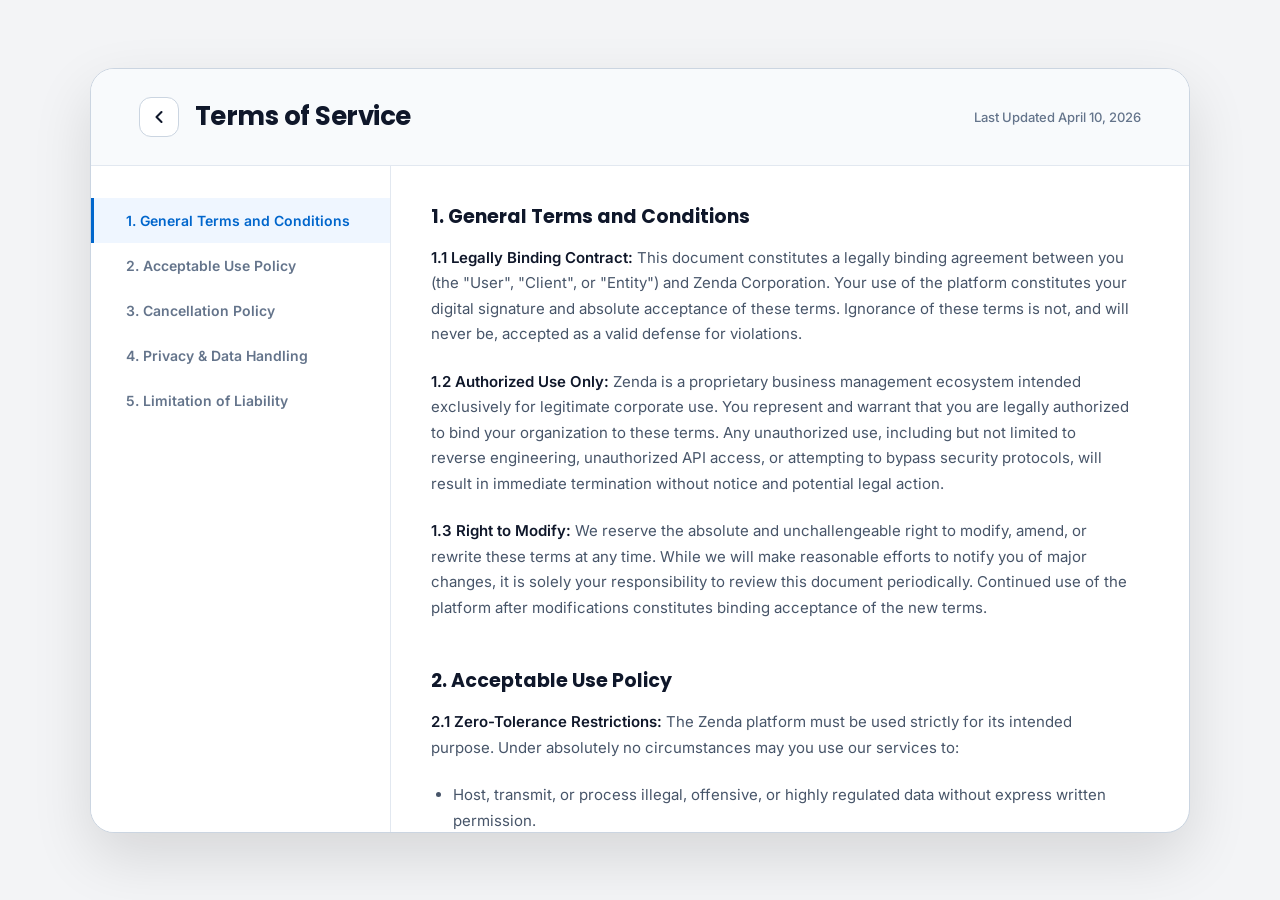
<file: terms.html>
<!DOCTYPE html>
<html lang="en">
<head>
<meta charset="UTF-8">
<meta name="viewport" content="width=device-width, initial-scale=1.0">
<title>Terms of Service — Zenda</title>
<meta name="description" content="Read the Terms of Service for Zenda OS, the business management platform for Indian shops and enterprises.">
<meta name="robots" content="index, follow">
<link rel="canonical" href="https://zenda.site.je/terms.html">

<link rel="icon" type="image/svg+xml" href="data:image/svg+xml,%3Csvg xmlns='http://www.w3.org/2000/svg' viewBox='0 0 100 100'%3E%3Crect width='100' height='100' rx='25' fill='%235452F6'/%3E%3Ctext x='50' y='50' font-family='sans-serif' font-weight='bold' font-size='55' fill='white' dominant-baseline='central' text-anchor='middle'%3EZ%3C/text%3E%3C/svg%3E">

<link rel="preconnect" href="https://fonts.googleapis.com">
<link rel="preconnect" href="https://fonts.gstatic.com" crossorigin>
<link href="https://fonts.googleapis.com/css2?family=Inter:wght@400;500;600;700&family=Poppins:wght@600;700;800&display=swap" rel="stylesheet">

<style>
  :root {
    --bg-page:        #F3F4F6;
    --bg-surface:     #FFFFFF;
    --bg-alt:         #F8FAFC;
    --border-light:   #E2E8F0;
    --border-mid:     #CBD5E1;
    --border-dark:    #94A3B8;
    --text-primary:   #0F172A;
    --text-secondary: #475569;
    --text-tertiary:  #64748B;
    --brand:          #0066CC;
    --brand-hover:    #0055B3;
    --brand-light:    #EFF6FF;
    --error:          #EF4444;
    --error-bg:       #FEF2F2;
    --font-display:   'Poppins', system-ui, sans-serif;
    --font-body:      'Inter', system-ui, sans-serif;
    --r-sm: 8px; --r-md: 12px; --r-lg: 24px;
    --shadow-card: 0 24px 60px rgba(0,0,0,.12);
  }

  * { box-sizing: border-box; margin: 0; padding: 0; }

  body {
    font-family: var(--font-body);
    background: var(--bg-page);
    min-height: 100vh;
    display: flex;
    align-items: center;
    justify-content: center;
    padding: 40px 20px;
    color: var(--text-primary);
    -webkit-font-smoothing: antialiased;
  }

  /* ── MAIN CONTAINER ── */
  .tos-modal {
    background: var(--bg-surface);
    width: 100%;
    max-width: 1100px;
    height: 85vh;
    max-height: 800px;
    border-radius: var(--r-lg);
    box-shadow: var(--shadow-card);
    border: 1px solid var(--border-mid);
    display: flex;
    flex-direction: column;
    overflow: hidden;
  }

  /* ── HEADER ── */
  .tos-header {
    background: var(--bg-alt);
    padding: 28px 48px;
    display: flex;
    justify-content: space-between;
    align-items: center;
    border-bottom: 1px solid var(--border-light);
  }
  .header-left { display: flex; align-items: center; gap: 16px; }
  .btn-back {
    width: 40px; height: 40px; border-radius: var(--r-md);
    border: 1.5px solid var(--border-mid); background: var(--bg-surface);
    display: flex; align-items: center; justify-content: center;
    color: var(--text-primary); cursor: pointer; transition: all .2s ease; flex-shrink: 0;
  }
  .btn-back:hover { background: var(--bg-page); border-color: var(--border-dark); }
  
  .tos-title {
    font-family: var(--font-display);
    font-weight: 700;
    font-size: 26px;
    color: var(--text-primary);
    letter-spacing: -0.02em;
  }
  .tos-date {
    font-size: 13px;
    color: var(--text-tertiary);
    font-weight: 500;
    white-space: nowrap;
  }

  /* ── BODY LAYOUT ── */
  .tos-body { display: flex; flex: 1; overflow: hidden; }

  /* ── SIDEBAR NAV ── */
  .tos-sidebar {
    width: 300px;
    background: var(--bg-surface);
    border-right: 1px solid var(--border-light);
    padding: 32px 0;
    flex-shrink: 0;
  }
  .nav-item {
    padding: 14px 32px;
    font-size: 14px;
    font-weight: 600;
    color: var(--text-tertiary);
    cursor: pointer;
    transition: all 0.2s ease;
    border-left: 3px solid transparent;
  }
  .nav-item:hover { color: var(--text-primary); background: var(--bg-alt); }
  .nav-item.active { color: var(--brand); border-left-color: var(--brand); background: var(--brand-light); }

  /* ── SCROLLABLE CONTENT ── */
  .tos-content {
    flex: 1;
    padding: 36px 56px 64px 40px;
    overflow-y: auto;
    scroll-behavior: smooth;
  }
  .tos-content::-webkit-scrollbar { width: 8px; }
  .tos-content::-webkit-scrollbar-track { background: transparent; }
  .tos-content::-webkit-scrollbar-thumb { background: var(--border-mid); border-radius: 10px; }
  .tos-content::-webkit-scrollbar-thumb:hover { background: var(--border-dark); }

  .tos-content h2 {
    font-family: var(--font-display);
    font-weight: 700;
    font-size: 19px;
    margin-bottom: 14px;
    color: var(--text-primary);
    padding-top: 24px;
  }
  .tos-content h2:first-child { padding-top: 0; }
  .tos-content p { font-size: 15px; line-height: 1.7; color: var(--text-secondary); margin-bottom: 22px; }
  .tos-content strong { color: var(--text-primary); font-weight: 600; }
  .tos-content ul { margin-bottom: 22px; padding-left: 22px; color: var(--text-secondary); font-size: 15px; line-height: 1.7; }
  .tos-content li { margin-bottom: 8px; }

  /* ── RESPONSIVE ── */
  @media (max-width: 850px) {
    body { padding: 0; align-items: stretch; }
    .tos-modal { width: 100%; max-width: 100%; height: 100vh; height: 100dvh; max-height: none; border-radius: 0; border: none; box-shadow: none; }
    
    /* Restored Header for Mobile & Hid the Date */
    .tos-header { padding: 18px 20px; }
    .header-left { gap: 10px; }
    .btn-back { width: 36px; height: 36px; }
    .tos-title { font-size: 20px; }
    .tos-date { display: none; } /* Hides "Last Updated..." on mobile only */

    .tos-body { flex-direction: column; }
    .tos-sidebar { width: 100%; height: auto; border-right: none; border-bottom: 1px solid var(--border-light); padding: 10px 0; display: flex; overflow-x: auto; flex-shrink: 0; }
    .nav-item { padding: 10px 18px; border-left: none; border-bottom: 3px solid transparent; white-space: nowrap; font-size: 13px; background: none !important; }
    .nav-item.active { border-left: none; border-bottom-color: var(--brand); background: none !important; }
    .tos-content { padding: 24px 20px 48px; }
  }
</style>
</head>
<body>

<div class="tos-modal">

  <div class="tos-header">
    <div class="header-left">
      <button class="btn-back" onclick="goBack()" aria-label="Back">
        <svg width="20" height="20" viewBox="0 0 24 24" fill="none" stroke="currentColor" stroke-width="2.5" stroke-linecap="round" stroke-linejoin="round"><polyline points="15 18 9 12 15 6"/></svg>
      </button>
      <div>
        <h1 class="tos-title">Terms of Service</h1>
      </div>
    </div>
    <div class="tos-date">Last Updated April 10, 2026</div>
  </div>

  <div class="tos-body">

    <div class="tos-sidebar">
      <div class="nav-item active" onclick="scrollToSec('sec-1', this)">1. General Terms and Conditions</div>
      <div class="nav-item" onclick="scrollToSec('sec-2', this)">2. Acceptable Use Policy</div>
      <div class="nav-item" onclick="scrollToSec('sec-3', this)">3. Cancellation Policy</div>
      <div class="nav-item" onclick="scrollToSec('sec-4', this)">4. Privacy & Data Handling</div>
      <div class="nav-item" onclick="scrollToSec('sec-5', this)">5. Limitation of Liability</div>
    </div>

    <div class="tos-content" id="content-area">

      <h2 id="sec-1">1. General Terms and Conditions</h2>
      <p><strong>1.1 Legally Binding Contract:</strong> This document constitutes a legally binding agreement between you (the "User", "Client", or "Entity") and Zenda Corporation. Your use of the platform constitutes your digital signature and absolute acceptance of these terms. Ignorance of these terms is not, and will never be, accepted as a valid defense for violations.</p>
      <p><strong>1.2 Authorized Use Only:</strong> Zenda is a proprietary business management ecosystem intended exclusively for legitimate corporate use. You represent and warrant that you are legally authorized to bind your organization to these terms. Any unauthorized use, including but not limited to reverse engineering, unauthorized API access, or attempting to bypass security protocols, will result in immediate termination without notice and potential legal action.</p>
      <p><strong>1.3 Right to Modify:</strong> We reserve the absolute and unchallengeable right to modify, amend, or rewrite these terms at any time. While we will make reasonable efforts to notify you of major changes, it is solely your responsibility to review this document periodically. Continued use of the platform after modifications constitutes binding acceptance of the new terms.</p>

      <h2 id="sec-2">2. Acceptable Use Policy</h2>
      <p><strong>2.1 Zero-Tolerance Restrictions:</strong> The Zenda platform must be used strictly for its intended purpose. Under absolutely no circumstances may you use our services to:</p>
      <ul>
        <li>Host, transmit, or process illegal, offensive, or highly regulated data without express written permission.</li>
        <li>Deploy automated scrapers, bots, or data-mining tools against our infrastructure.</li>
        <li>Attempt to probe, scan, or test the vulnerability of any Zenda system or network.</li>
        <li>Engage in any activity that disproportionately burdens our servers or disrupts the experience of other enterprise clients.</li>
      </ul>
      <p><strong>2.2 Intellectual Property:</strong> Every line of code, UI design, database architecture, and branding element within Zenda is the exclusive intellectual property of Zenda Corp. You are granted a limited, non-exclusive, revocable license to use the software. You do not own the software. Any attempt to copy, resell, or white-label Zenda without an Enterprise Partnership Agreement is a severe violation of intellectual property law.</p>

      <h2 id="sec-3">3. Cancellation Policy</h2>
      <p><strong>3.1 Absolute Non-Refundability:</strong> Zenda operates on a strict pre-paid billing model. All payments, whether monthly or annual, are final and completely non-refundable. We do not prorate cancellations under any circumstances. If you choose to cancel your service 10 days into a 30-day billing cycle, you forfeit the remaining 20 days.</p>
      <p><strong>3.2 Unilateral Termination:</strong> We reserve the right to suspend or permanently terminate your workspace, immediately and without prior warning, if we suspect a violation of our Acceptable Use Policy or if you fail to maintain current billing information. In the event of termination for cause, no data backups will be provided, and your access will be permanently revoked.</p>

      <h2 id="sec-4">4. Privacy & Data Handling</h2>
      <p><strong>4.1 Data Custodianship:</strong> While you retain ownership of the raw data you input into the Zenda platform, you grant us a worldwide, royalty-free license to host, process, and transmit this data strictly for the purpose of providing the service to you. We employ enterprise-grade encryption, but we are not immune to acts of God or highly sophisticated cyber-attacks.</p>
      <p><strong>4.2 User Responsibility:</strong> You are entirely responsible for the data you upload. If you upload sensitive personal information (SPI), Protected Health Information (PHI), or controlled financial data without properly securing it or ensuring compliance with your local laws (such as GDPR or HIPAA), Zenda accepts zero liability for any resulting breaches or fines.</p>

      <h2 id="sec-5">5. Limitation of Liability</h2>
      <p><strong>5.1 "As-Is" Provision:</strong> The Zenda platform is provided on an "as is" and "as available" basis. We make absolutely no warranties, either express or implied, regarding the uptime, reliability, or specific fitness of the software for your unique business needs. We do not guarantee that the software will be error-free or completely uninterrupted.</p>
      <p><strong>5.2 Cap on Damages:</strong> Under no circumstances—whether in contract, tort, negligence, or strict liability—shall Zenda Corp, its directors, employees, or affiliates be held liable for any indirect, incidental, consequential, or punitive damages. This includes, but is not limited to, loss of profits, loss of data, business interruption, or reputational damage. In any event, our total maximum aggregate liability to you shall not exceed the amount you paid to Zenda in the three (3) months immediately preceding the event giving rise to the claim.</p>
      <p><strong>5.3 Class Action Waiver:</strong> By agreeing to these terms, you explicitly waive your right to participate in any class action lawsuit or class-wide arbitration against Zenda. All disputes must be resolved on an individual basis in a court of competent jurisdiction located in our corporate domicile.</p>

      <br><br>
    </div>
  </div>

</div>

<script>
  function scrollToSec(id, element) {
    const target = document.getElementById(id);
    const container = document.getElementById('content-area');
    container.scrollTo({ top: target.offsetTop - 40, behavior: 'smooth' });
    document.querySelectorAll('.nav-item').forEach(el => el.classList.remove('active'));
    element.classList.add('active');
  }

  const contentArea = document.getElementById('content-area');
  const sections = ['sec-1', 'sec-2', 'sec-3', 'sec-4', 'sec-5'];
  const navItems = document.querySelectorAll('.nav-item');

  contentArea.addEventListener('scroll', () => {
    let current = '';
    sections.forEach(sec => {
      const element = document.getElementById(sec);
      if (element.offsetTop - contentArea.scrollTop <= 60) current = sec;
    });
    navItems.forEach((li, index) => {
      li.classList.remove('active');
      if (current === sections[index]) li.classList.add('active');
    });
  });

  function goBack() {
    if (document.referrer) window.history.back();
    else window.location.href = 'signup.html';
  }
</script>

</body>
</html>
</file>
